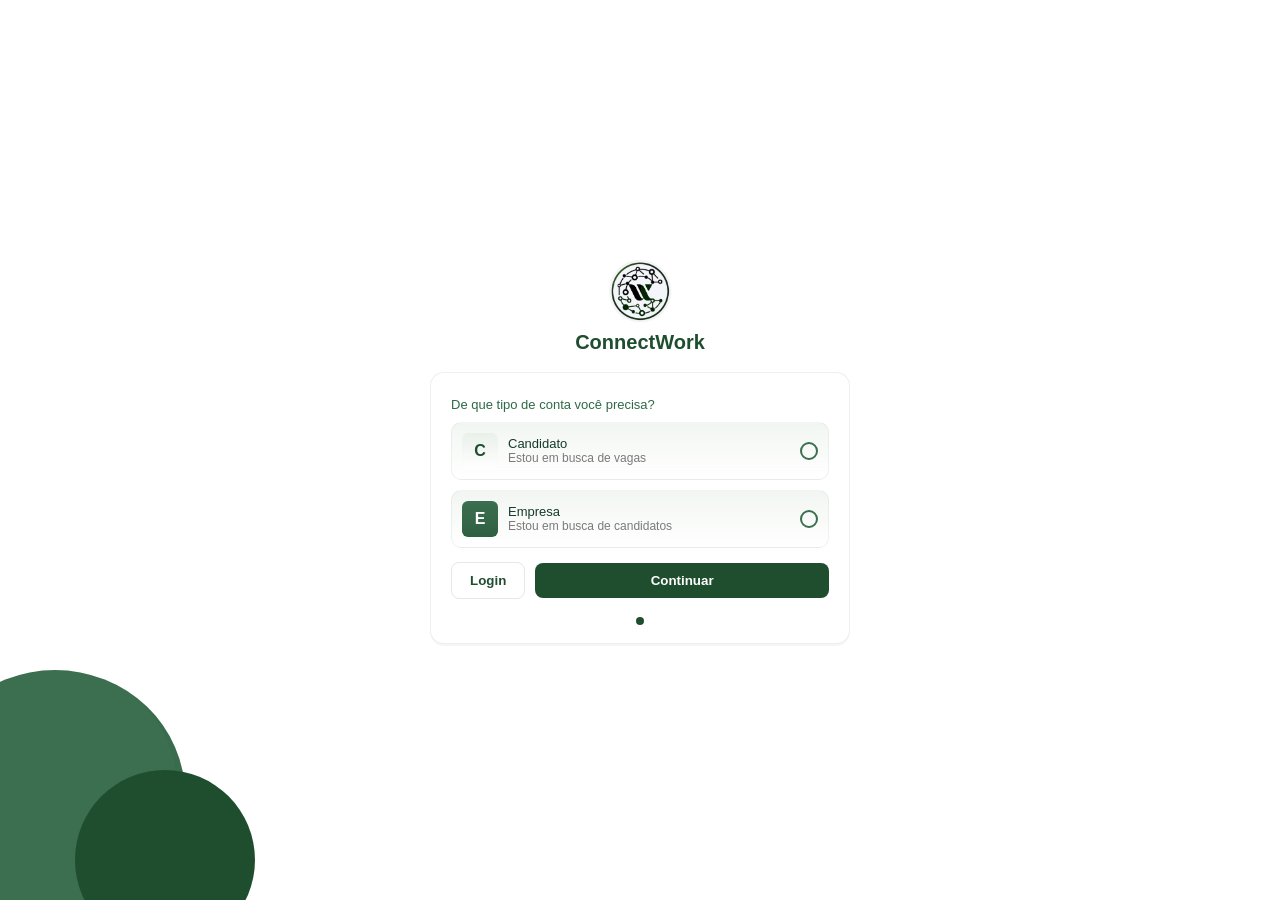
<file: CW50%/testee.html>
<!DOCTYPE html>
<html lang="pt-BR">
<head>
  <meta charset="utf-8" />
  <meta name="viewport" content="width=device-width,initial-scale=1" />
  <link rel="icon" href="/Logo.png">
  <title>ConnectWork — Login / Cadastro</title>
  <style>
    :root{
      --green-1:#1f4e2f; /* escuro */
      --green-2:#3b6f4f; /* medio */
      --green-3:#e9f0ea; /* claro */
      --card-bg:#ffffff;
      --muted:#7a7a7a;
      --radius:12px;
    }
    *{box-sizing:border-box}
    html,body{height:100%;}
    body{
      margin:0;
      font-family: Inter, Roboto, Arial, sans-serif;
      background: #ffffff;
      display:flex;
      align-items:center;
      justify-content:center;
      overflow:hidden;
      color:#153b2a;
    }

    /* Fundo com círculos no canto inferior esquerdo (igual à imagem) */
    .bg-circles{
      position:fixed;
      left:-75px;
      bottom:-200px;
      z-index:0;
      pointer-events:none;
    }
    .bg-circles .big{width:260px;height:250px;border-radius:50%;background:var(--green-2);display:block;box-shadow:inset -8px -6px 0 rgba(0,0,0,0.03)}
    .bg-circles .mid{width:180px;height:180px;border-radius:50%;background:var(--green-1);position:relative;left:150px;bottom:150px}

    /* Card central */
    .container{
      position:relative;
      z-index:1;
      width:420px;
      max-width:92vw;
      text-align:center;
    }
    .brand{font-weight:700;font-size:20px;color:var(--green-1);margin-bottom:18px}

    .logo{
        height: 70px;
    }
    .card{
      background:var(--card-bg);
      border-radius:14px;
      padding:18px;
      box-shadow:0 2px 0 rgba(0,0,0,0.04);
      border:1px solid rgba(31,78,47,0.08);
      text-align:left;
    }

    .step{padding:6px 2px}
    .question{color:#2e6a47;font-size:13px;margin-bottom:10px}

    /* radio-like choices (login / cadastro + empresa/usuario) */
    .choices{display:flex;flex-direction:column;gap:10px}
    .choice{display:flex;align-items:center;gap:12px;padding:10px;border-radius:10px;border:1px solid rgba(31,78,47,0.06);background:linear-gradient(180deg, rgba(233,240,234,0.6), rgba(255,255,255,0.3));}
    .choice img{width:36px;height:36px;border-radius:6px;object-fit:cover}
    .choice .meta{font-size:13px}
    .choice .meta small{display:block;color:var(--muted);font-size:12px}

    .radio{width:18px;height:18px;border-radius:50%;border:2px solid var(--green-2);display:inline-block;margin-left:auto}
    .choice.selected{outline:2px solid rgba(31,78,47,0.06);background:#fbfffb}
    .choice.selected .radio{background:var(--green-1)}

    .actions{display:flex;gap:10px;align-items:center;margin-top:14px}
    .btn{background:var(--green-1);color:#fff;padding:10px 18px;border-radius:8px;border:none;cursor:pointer;font-weight:600;flex:1}
    .btn.ghost{background:transparent;color:var(--green-1);border:1px solid rgba(31,78,47,0.12);flex:0}

    /* Forms */
    .fields{display:flex;flex-direction:column;gap:10px}
    label{font-size:12px;color:var(--muted)}
    input[type=text],input[type=email],input[type=password],input[type=date],select,textarea{padding:10px;border-radius:8px;border:1px solid rgba(0,0,0,0.08);font-size:14px}
    textarea{min-height:80px}
    .row{display:flex;gap:8px}
    .col{flex:1}

    .steps-indicator{display:flex;gap:8px;justify-content:center;margin-top:12px}
    .dot{width:8px;height:8px;border-radius:50%;background:rgba(31,78,47,0.12)}
    .dot.active{background:var(--green-1)}

    .optional{font-size:12px;color:var(--muted)}
    .summary{font-size:13px;color:#2f4f3a}

    @media (max-width:480px){.container{width:92vw}}
      /* Responsividade */
    @media (max-width: 768px) {
        .container {
            width: 90% !important;
            padding: 20px !important;
        }
        .logo{
            width: 90 !important;
        }
        .option-box {
            flex-direction: column !important;
            text-align: center !important;
        }
        .option-box img {
            margin-bottom: 8px !important;
        }
    }

    @media (max-width: 480px) {
        h1 {
            font-size: 20px !important;
        }
        .btn {
            font-size: 14px !important;
            padding: 10px !important;
        }
        input, select {
            font-size: 14px !important;
        }
    }
</style>
</head>
<body>
  <div class="bg-circles" aria-hidden>
    <div class="big"></div>
    <div class="mid"></div>
  </div>

  <div class="container">
    <img src="Logo.png" alt="" class="logo">
    <div class="brand">ConnectWork</div>

    <div class="card" id="card">
      <!-- passo 0: escolha entre Login e Cadastro -->
      <div class="step" data-step="0">
        <div class="question">De que tipo de conta você precisa?</div>
        <div class="choices">
          <div class="choice selectable" data-action="candidate">
            <div style="display:flex;align-items:center;gap:10px">
              <div style="width:36px;height:36px;border-radius:6px;background:linear-gradient(180deg,var(--green-3),#fff);display:flex;align-items:center;justify-content:center;color:var(--green-1);font-weight:700">C</div>
              <div class="meta">Candidato <small>Estou em busca de vagas</small></div>
            </div>
            <div class="radio"></div>
          </div>

          <div class="choice selectable" data-action="company">
            <div style="display:flex;align-items:center;gap:10px">
              <div style="width:36px;height:36px;border-radius:6px;background:linear-gradient(180deg,var(--green-2),#2f5f41);display:flex;align-items:center;justify-content:center;color:#fff;font-weight:700">E</div>
              <div class="meta">Empresa <small>Estou em busca de candidatos</small></div>
            </div>
            <div class="radio"></div>
          </div>
        </div>
        <div class="actions">
          <button class="btn ghost" id="btnClear">Login</button>
          <button class="btn" id="btnNext0">Continuar</button>
        </div>
      </div>

      <!-- passo 1: login ou cadastro - aqui simplificamos: se escolher "Já tem conta" abrimos login modal simples -->
      <div class="step" data-step="login" style="display:none">
        <div class="question">Login</div>
        <div class="fields">
          <label>E‑mail</label>
          <input type="email" id="login_email" placeholder="seu@exemplo.com" />
          <label>Senha</label>
          <input type="password" id="login_password" placeholder="Senha" />
        </div>
        <div class="actions">
          <button class="btn ghost" onclick="goStep(0)">Voltar</button>
          <button class="btn" onclick="finishLogin()">Entrar</button>
        </div>
      </div>

      <!-- passo 2: se signup - escolha entre usuário e empresa (but initial step already did that) -->
      <!-- passo user-basic -->
      <div class="step" data-step="user-basic" style="display:none">
        <div class="question">Dados pessoais</div>
        <div class="fields">
          <label>Nome completo</label>
          <input type="text" id="user_name" placeholder="Digite seu nome completo" />

          <label>E‑mail</label>
          <input type="email" id="user_email" placeholder="seu@exemplo.com" />

          <div class="row">
            <div class="col">
              <label>Senha</label>
              <input type="password" id="user_password" placeholder="Senha" />
            </div>
            <div class="col">
              <label>CPF</label>
              <input type="text" id="user_cpf" placeholder="000.000.000-00" />
            </div>
          </div>

          <label>Data de nascimento</label>
          <input type="date" id="user_dob" />
        </div>
        <div class="actions">
          <button class="btn ghost" onclick="goStep(0)">Voltar</button>
          <button class="btn" id="btnNextUserBasic">Continuar</button>
        </div>
      </div>

      <!-- passo company-basic -->
      <div class="step" data-step="company-basic" style="display:none">
        <div class="question">Cadastro da empresa</div>
        <div class="fields">
          <label>Nome da empresa</label>
          <input type="text" id="company_name" placeholder="Nome da empresa" />

          <label>E‑mail corporativo</label>
          <input type="email" id="company_email" placeholder="contato@empresa.com" />

          <div class="row">
            <div class="col">
              <label>Senha</label>
              <input type="password" id="company_password" placeholder="Senha" />
            </div>
            <div class="col">
              <label>CNPJ</label>
              <input type="text" id="company_cnpj" placeholder="00.000.000/0000-00" />
            </div>
          </div>

          <label>Ano de fundação</label>
          <input type="text" id="company_year" placeholder="ex: 2008" />
        </div>
        <div class="actions">
          <button class="btn ghost" onclick="goStep(0)">Voltar</button>
          <button class="btn" id="btnNextCompanyBasic">Continuar</button>
        </div>
      </div>

      <!-- passo address (shared) -->
      <div class="step" data-step="address" style="display:none">
        <div class="question">Endereço <span class="optional">(opcional)</span></div>
        <div class="fields">
          <label>Cidade</label>
          <input type="text" id="addr_city" placeholder="Cidade" />

          <label>Estado</label>
          <input type="text" id="addr_state" placeholder="Estado" />

          <label>CEP</label>
          <input type="text" id="addr_zip" placeholder="00000-000" />

          <div id="company_offices" style="display:none;margin-top:6px">
            <label><input type="checkbox" id="company_has_offices" /> Possui outros escritórios?</label>
          </div>
        </div>
        <div class="actions">
          <button class="btn ghost" id="btnBackFromAddress">Voltar</button>
          <button class="btn" id="btnNextAddress">Continuar</button>
        </div>
      </div>

      <!-- passo user-edu -->
      <div class="step" data-step="user-edu" style="display:none">
        <div class="question">Formação e área</div>
        <div class="fields">
          <label>Formação escolar</label>
          <select id="user_education">
            <option value="">Selecione</option>
            <option>Ensino médio</option>
            <option>Técnico</option>
            <option>Graduação</option>
            <option>Pós-graduação</option>
            <option>Mestrado</option>
            <option>Doutorado</option>
          </select>

          <label>Área</label>
          <select id="user_area">
            <option value="">Selecione</option>
            <option>TI</option>
            <option>Mídias</option>
            <option>Engenharia</option>
            <option>Vendas</option>
            <option>Marketing</option>
            <option>RH</option>
          </select>
        </div>
        <div class="actions">
          <button class="btn ghost" onclick="goStep('address')">Voltar</button>
          <button class="btn" id="btnFinishUser">Finalizar cadastro</button>
        </div>
      </div>

      <!-- passo company-info -->
      <div class="step" data-step="company-info" style="display:none">
        <div class="question">Informações da empresa</div>
        <div class="fields">
          <label>Método preferido de seleção</label>
          <select id="company_hiring_method">
            <option value="">Selecione</option>
            <option>Triagem por currículo</option>
            <option>Entrevista técnica</option>
            <option>Teste online</option>
            <option>Recrutamento interno</option>
          </select>

          <label>Tipos de vagas</label>
          <input type="text" id="company_job_types" placeholder="ex: Estágio, Junior, Pleno, Sênior" />

          <label>Benefícios</label>
          <input type="text" id="company_benefits" placeholder="ex: Vale refeição, Plano de saúde" />
        </div>
        <div class="actions">
          <button class="btn ghost" onclick="goStep('address')">Voltar</button>
          <button class="btn" id="btnNextCompanyInfo">Continuar</button>
        </div>
      </div>

      <!-- passo company-final -->
      <div class="step" data-step="company-final" style="display:none">
        <div class="question">Sobre a empresa</div>
        <div class="fields">
          <label>Descrição da empresa</label>
          <textarea id="company_description" placeholder="Breve descrição"></textarea>

          <label>Missão e valores</label>
          <textarea id="company_mission" placeholder="Missão, visão, valores"></textarea>

          <label>Redes sociais (se tiver)</label>
          <input type="text" id="company_socials" placeholder="LinkedIn / Instagram / Facebook" />
        </div>
        <div class="actions">
          <button class="btn ghost" onclick="goStep('company-info')">Voltar</button>
          <button class="btn" id="btnFinishCompany">Finalizar cadastro</button>
        </div>
      </div>

      <!-- passo success -->
      <div class="step" data-step="success" style="display:none">
        <div class="question">Pronto!</div>
        <div class="summary" id="summary"></div>
        <div style="margin-top:12px;display:flex;gap:8px">
          <button class="btn ghost" onclick="resetAll()">Voltar ao início</button>
          <button class="btn" onclick="resetAll()">Ir para Pagina</button>
        </div>
      </div>

      <div class="steps-indicator" id="dots"></div>
    </div>
  </div>

  <script>
    // fluxo simples de passos
    const steps = Array.from(document.querySelectorAll('.step'));
    const dotsContainer = document.getElementById('dots');
    let current = '0';
    const state = {accountType:null,role:null};

    function init(){
      // event listeners
      document.querySelectorAll('.choice.selectable').forEach(el=>{
        el.addEventListener('click', ()=>{
          document.querySelectorAll('.choice').forEach(c=>c.classList.remove('selected'));
          el.classList.add('selected');
          state.role = el.getAttribute('data-action');
        })
      });

      document.getElementById('btnNext0').addEventListener('click', ()=>{
        if(!state.role){ alert('Selecione uma opção para continuar.'); return; }
        // se role = candidate -> mostrar user-basic; se company -> company-basic
        if(state.role === 'candidate'){ goStep('user-basic'); }
        else if(state.role === 'company'){ goStep('company-basic'); }
      });

      document.getElementById('btnClear').addEventListener('click', ()=>{
        document.querySelectorAll('.choice').forEach(c=>c.classList.remove('selected'));
        state.role = null;
      });

      document.getElementById('btnNextUserBasic').addEventListener('click', ()=>{
        // simples validação mínima
        const email = document.getElementById('user_email').value.trim();
        if(!email){ alert('Informe um e-mail.'); return; }
        document.getElementById('company_offices').style.display = 'none';
        goStep('address');
        // lembrar de qual fluxo
        state.accountType = 'user';
        document.getElementById('btnBackFromAddress').onclick = ()=> goStep('user-basic');
      });

      document.getElementById('btnNextCompanyBasic').addEventListener('click', ()=>{
        const email = document.getElementById('company_email').value.trim();
        if(!email){ alert('Informe um e-mail corporativo.'); return; }
        document.getElementById('company_offices').style.display = 'block';
        goStep('address');
        state.accountType = 'company';
        document.getElementById('btnBackFromAddress').onclick = ()=> goStep('company-basic');
      });

      document.getElementById('btnNextAddress').addEventListener('click', ()=>{
        if(state.accountType === 'user') goStep('user-edu');
        else if(state.accountType === 'company') goStep('company-info');
      });

      document.getElementById('btnNextCompanyInfo').addEventListener('click', ()=> goStep('company-final'));

      document.getElementById('btnFinishUser').addEventListener('click', finishUser);
      document.getElementById('btnFinishCompany').addEventListener('click', finishCompany);

      document.getElementById('btnBackFromAddress').addEventListener('click', ()=> goStep('0'));

      // show initial
      updateVisibility();
    }

    function goStep(id){ current = id; updateVisibility(); }

    function updateVisibility(){
      steps.forEach(s=> s.style.display = (s.getAttribute('data-step') === String(current)) ? '' : 'none');
      // atualizar dots baseado em fluxo simplificado
      const visibleSteps = getVisibleStepsForFlow();
      dotsContainer.innerHTML = visibleSteps.map(k=> `<div class="dot ${k===String(current)?'active':''}"></div>`).join('');
    }

    function getVisibleStepsForFlow(){
      if(current==='0') return ['0'];
      if(current==='user-basic' || state.accountType==='user') return ['0','user-basic','address','user-edu','success'];
      if(current==='company-basic' || state.accountType==='company') return ['0','company-basic','address','company-info','company-final','success'];
      return ['0'];
    }

    function finishUser(){
      const data = {
        tipo: 'Candidato',
        nome: document.getElementById('user_name').value,
        email: document.getElementById('user_email').value,
        cpf: document.getElementById('user_cpf').value,
        nascimento: document.getElementById('user_dob').value,
        cidade: document.getElementById('addr_city').value,
        estado: document.getElementById('addr_state').value,
        cep: document.getElementById('addr_zip').value,
        formacao: document.getElementById('user_education').value,
        area: document.getElementById('user_area').value
      };
      document.getElementById('summary').innerHTML = `<strong>Conta criada — ${data.tipo}</strong><br>${data.nome || ''} • ${data.email || ''}<br>${data.cidade || ''} ${data.estado || ''} ${data.cep || ''}`;
      goStep('success');
    }

    function finishCompany(){
      const data = {
        tipo: 'Empresa',
        nome: document.getElementById('company_name').value,
        email: document.getElementById('company_email').value,
        cnpj: document.getElementById('company_cnpj').value,
        ano: document.getElementById('company_year').value,
        cidade: document.getElementById('addr_city').value,
        estado: document.getElementById('addr_state').value,
        cep: document.getElementById('addr_zip').value,
        outros: document.getElementById('company_has_offices')?.checked ? 'Sim' : 'Não',
        metodo: document.getElementById('company_hiring_method').value
      };
      document.getElementById('summary').innerHTML = `<strong>Conta criada — ${data.tipo}</strong><br>${data.nome || ''} • ${data.email || ''}<br>${data.cidade || ''} ${data.estado || ''} ${data.cep || ''}`;
      goStep('success');
    }

    function finishLogin(){
      const e = document.getElementById('login_email').value;
      if(!e) return alert('Informe o e-mail');
      alert('Login simulado — em um app real aqui você chamaria a API.');
      resetAll();
    }

    function resetAll(){
      document.querySelectorAll('input').forEach(i=>{ if(i.type==='checkbox') i.checked=false; else i.value=''; });
      document.querySelectorAll('textarea').forEach(t=> t.value='');
      document.querySelectorAll('.choice').forEach(c=>c.classList.remove('selected'));
      state.accountType = null; state.role = null; current = '0'; updateVisibility();
    }

    // inicia
    init();
  </script>
</body>
</html>
</file>
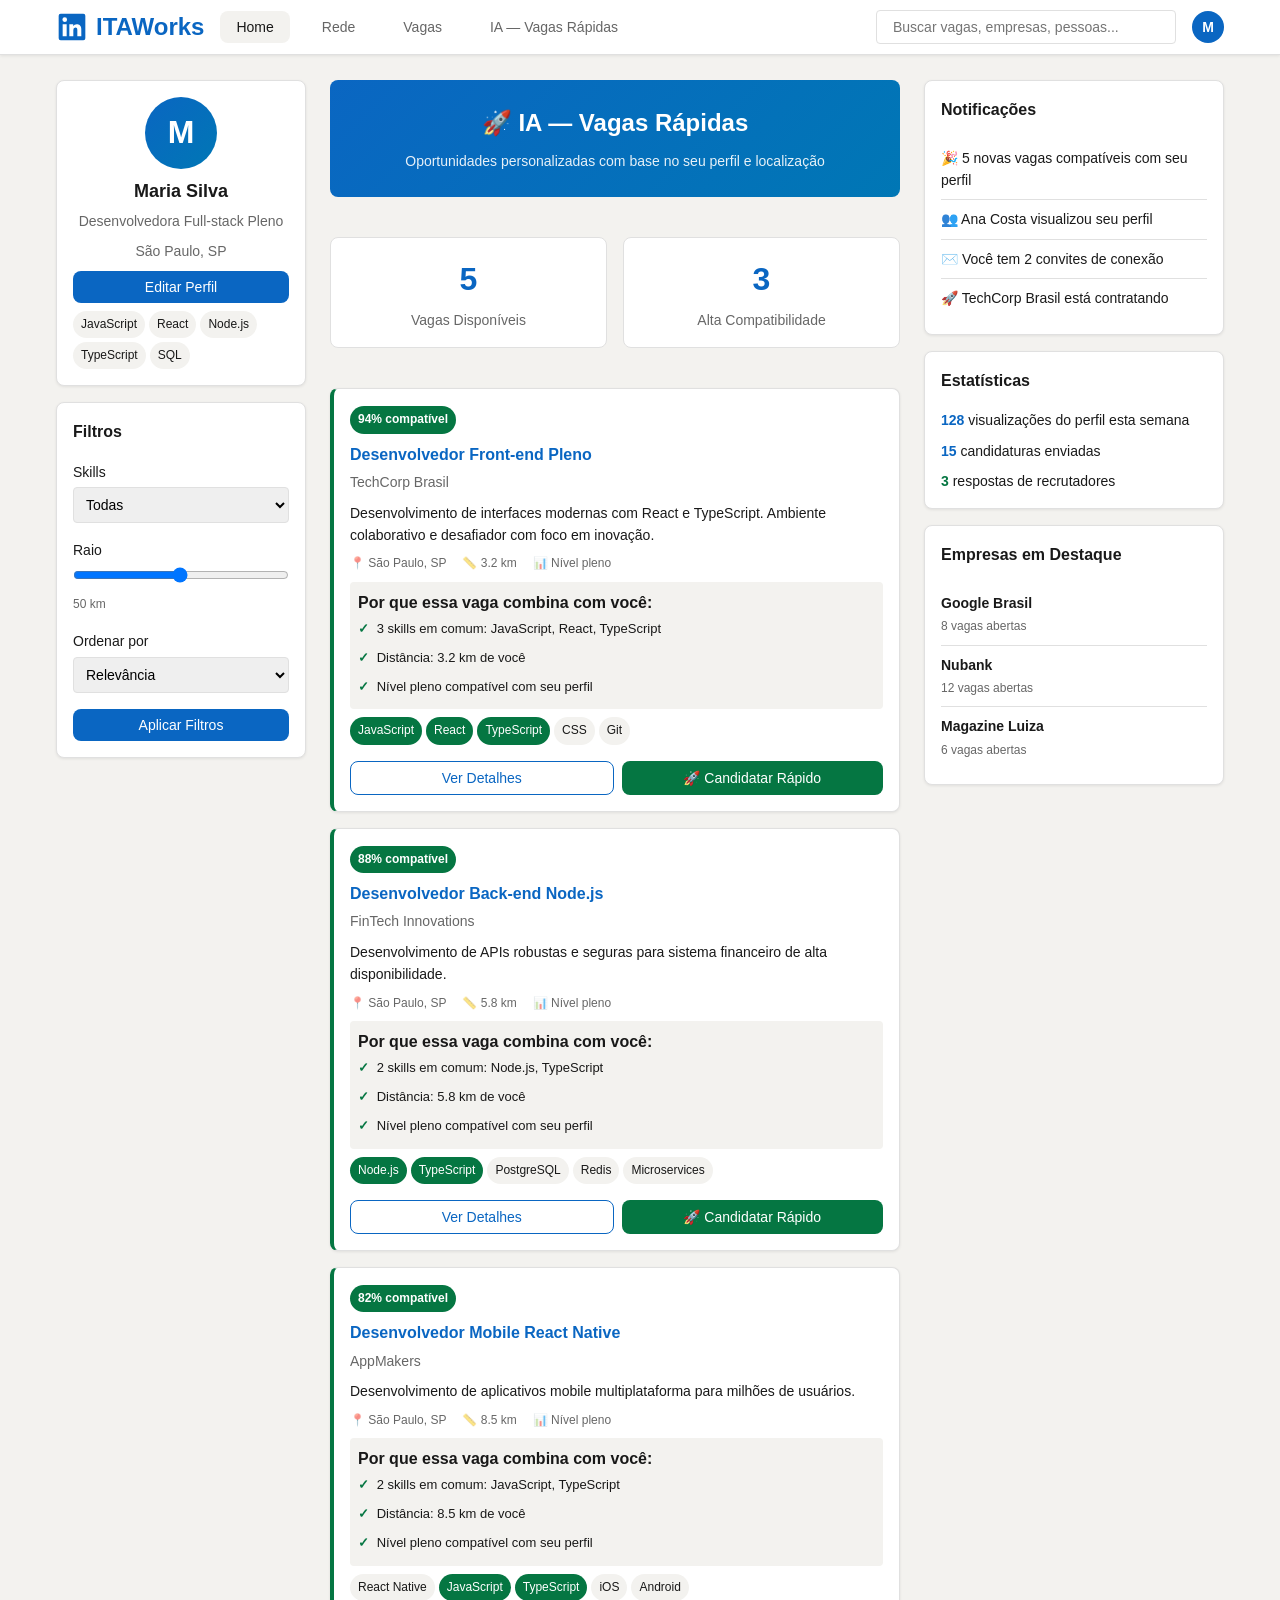
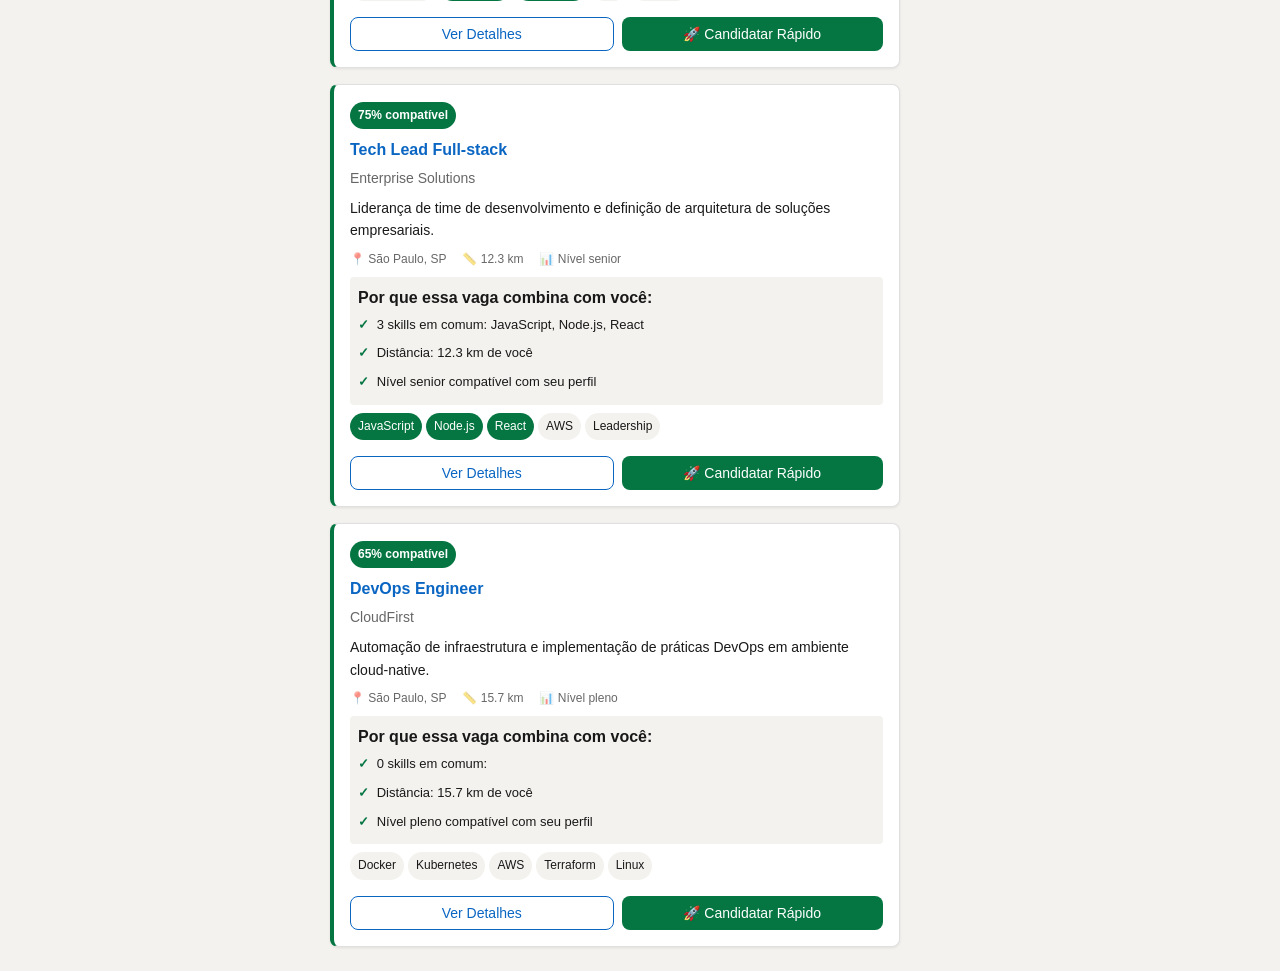
<file: SLA/itaworks.html>
<!DOCTYPE html>
<html lang="pt-BR">
<head>
    <meta charset="UTF-8">
    <meta name="viewport" content="width=device-width, initial-scale=1.0">
    <title>ITAWorks - Rede Profissional</title>
    <style>
        :root {
            --primary-blue: #0a66c2;
            --primary-blue-hover: #004182;
            --secondary-gray: #666666;
            --bg-gray: #f3f2ef;
            --white: #ffffff;
            --border-gray: #e0e0e0;
            --text-dark: #000000e6;
            --text-light: #00000099;
            --success-green: #057642;
            --spacing-xs: 4px;
            --spacing-sm: 8px;
            --spacing-md: 16px;
            --spacing-lg: 24px;
            --spacing-xl: 32px;
            --border-radius: 8px;
            --shadow-sm: 0 1px 3px rgba(0,0,0,0.08);
            --shadow-md: 0 4px 12px rgba(0,0,0,0.12);
        }

        * {
            margin: 0;
            padding: 0;
            box-sizing: border-box;
        }

        body {
            font-family: -apple-system, BlinkMacSystemFont, "Segoe UI", Roboto, Oxygen-Sans, Ubuntu, Cantarell, sans-serif;
            background-color: var(--bg-gray);
            color: var(--text-dark);
            line-height: 1.6;
        }

        header {
            position: fixed;
            top: 0;
            left: 0;
            right: 0;
            background: var(--white);
            border-bottom: 1px solid var(--border-gray);
            box-shadow: var(--shadow-sm);
            z-index: 1000;
        }

        .header-container {
            max-width: 1200px;
            margin: 0 auto;
            padding: var(--spacing-sm) var(--spacing-md);
            display: flex;
            align-items: center;
            gap: var(--spacing-md);
        }

        .logo {
            display: flex;
            align-items: center;
            gap: var(--spacing-sm);
            font-size: 24px;
            font-weight: 700;
            color: var(--primary-blue);
            text-decoration: none;
        }

        .logo svg {
            width: 32px;
            height: 32px;
        }

        nav {
            display: flex;
            gap: var(--spacing-md);
            flex: 1;
        }

        nav button {
            background: none;
            border: none;
            color: var(--secondary-gray);
            cursor: pointer;
            font-size: 14px;
            padding: var(--spacing-sm) var(--spacing-md);
            border-radius: var(--border-radius);
            transition: all 0.2s ease;
            font-weight: 500;
        }

        nav button:hover, nav button.active {
            background: var(--bg-gray);
            color: var(--text-dark);
        }

        .search-box {
            flex: 0 1 300px;
            position: relative;
        }

        .search-box input {
            width: 100%;
            padding: var(--spacing-sm) var(--spacing-md);
            border: 1px solid var(--border-gray);
            border-radius: 4px;
            font-size: 14px;
        }

        .profile-btn {
            width: 32px;
            height: 32px;
            border-radius: 50%;
            background: var(--primary-blue);
            color: var(--white);
            border: none;
            cursor: pointer;
            font-weight: 600;
            font-size: 14px;
        }

        main {
            max-width: 1200px;
            margin: 80px auto var(--spacing-lg);
            padding: 0 var(--spacing-md);
            display: grid;
            grid-template-columns: 250px 1fr 300px;
            gap: var(--spacing-lg);
        }

        .card {
            background: var(--white);
            border: 1px solid var(--border-gray);
            border-radius: var(--border-radius);
            padding: var(--spacing-md);
            box-shadow: var(--shadow-sm);
        }

        .card h3 {
            font-size: 16px;
            margin-bottom: var(--spacing-md);
            color: var(--text-dark);
        }

        .sidebar {
            display: flex;
            flex-direction: column;
            gap: var(--spacing-md);
        }

        .profile-card {
            text-align: center;
        }

        .profile-card .avatar {
            width: 72px;
            height: 72px;
            border-radius: 50%;
            background: linear-gradient(135deg, var(--primary-blue), #0077b5);
            color: var(--white);
            display: flex;
            align-items: center;
            justify-content: center;
            font-size: 32px;
            font-weight: 600;
            margin: 0 auto var(--spacing-sm);
        }

        .profile-card h2 {
            font-size: 18px;
            margin-bottom: var(--spacing-xs);
        }

        .profile-card p {
            color: var(--text-light);
            font-size: 14px;
            margin-bottom: var(--spacing-sm);
        }

        .btn {
            background: var(--primary-blue);
            color: var(--white);
            border: none;
            padding: var(--spacing-sm) var(--spacing-md);
            border-radius: var(--border-radius);
            cursor: pointer;
            font-size: 14px;
            font-weight: 500;
            transition: all 0.2s ease;
            width: 100%;
        }

        .btn:hover {
            background: var(--primary-blue-hover);
        }

        .btn-secondary {
            background: var(--white);
            color: var(--primary-blue);
            border: 1px solid var(--primary-blue);
        }

        .btn-secondary:hover {
            background: var(--bg-gray);
        }

        .tags {
            display: flex;
            flex-wrap: wrap;
            gap: var(--spacing-xs);
            margin-top: var(--spacing-sm);
        }

        .tag {
            background: var(--bg-gray);
            padding: var(--spacing-xs) var(--spacing-sm);
            border-radius: 16px;
            font-size: 12px;
            color: var(--text-dark);
        }

        .tag.highlight {
            background: var(--success-green);
            color: var(--white);
        }

        .feed {
            display: flex;
            flex-direction: column;
            gap: var(--spacing-md);
        }

        .job-card {
            transition: all 0.2s ease;
            cursor: pointer;
        }

        .job-card:hover {
            box-shadow: var(--shadow-md);
            transform: translateY(-2px);
        }

        .job-card h4 {
            font-size: 16px;
            margin-bottom: var(--spacing-xs);
            color: var(--primary-blue);
        }

        .job-card .company {
            font-size: 14px;
            color: var(--text-light);
            margin-bottom: var(--spacing-sm);
        }

        .job-card .description {
            font-size: 14px;
            margin-bottom: var(--spacing-sm);
            color: var(--text-dark);
        }

        .job-card .meta {
            display: flex;
            gap: var(--spacing-md);
            font-size: 12px;
            color: var(--text-light);
            margin-bottom: var(--spacing-sm);
        }

        .job-card .actions {
            display: flex;
            gap: var(--spacing-sm);
            margin-top: var(--spacing-md);
        }

        .job-card .actions button {
            flex: 1;
        }

        .right-panel {
            display: flex;
            flex-direction: column;
            gap: var(--spacing-md);
        }

        .notification-item {
            padding: var(--spacing-sm) 0;
            border-bottom: 1px solid var(--border-gray);
            font-size: 14px;
        }

        .notification-item:last-child {
            border-bottom: none;
        }

        .ai-header {
            background: linear-gradient(135deg, var(--primary-blue) 0%, #0077b5 100%);
            color: var(--white);
            padding: var(--spacing-lg);
            border-radius: var(--border-radius);
            margin-bottom: var(--spacing-lg);
            text-align: center;
        }

        .ai-header h2 {
            font-size: 24px;
            margin-bottom: var(--spacing-sm);
        }

        .ai-header p {
            font-size: 14px;
            opacity: 0.9;
        }

        .match-card {
            border-left: 4px solid var(--success-green);
        }

        .match-score {
            display: inline-block;
            background: var(--success-green);
            color: var(--white);
            padding: var(--spacing-xs) var(--spacing-sm);
            border-radius: 16px;
            font-size: 12px;
            font-weight: 600;
            margin-bottom: var(--spacing-sm);
        }

        .match-reasons {
            background: var(--bg-gray);
            padding: var(--spacing-sm);
            border-radius: 4px;
            margin: var(--spacing-sm) 0;
        }

        .match-reasons ul {
            list-style: none;
            font-size: 13px;
            color: var(--text-dark);
        }

        .match-reasons li {
            padding: var(--spacing-xs) 0;
        }

        .match-reasons li::before {
            content: "✓ ";
            color: var(--success-green);
            font-weight: 600;
            margin-right: var(--spacing-xs);
        }

        .stats-grid {
            display: grid;
            grid-template-columns: repeat(2, 1fr);
            gap: var(--spacing-md);
            margin-bottom: var(--spacing-lg);
        }

        .stat-card {
            background: var(--white);
            border: 1px solid var(--border-gray);
            border-radius: var(--border-radius);
            padding: var(--spacing-md);
            text-align: center;
        }

        .stat-card .number {
            font-size: 32px;
            font-weight: 700;
            color: var(--primary-blue);
            margin-bottom: var(--spacing-xs);
        }

        .stat-card .label {
            font-size: 14px;
            color: var(--text-light);
        }

        .modal {
            position: fixed;
            top: 0;
            left: 0;
            right: 0;
            bottom: 0;
            background: rgba(0,0,0,0.5);
            display: none;
            align-items: center;
            justify-content: center;
            z-index: 2000;
            padding: var(--spacing-md);
        }

        .modal.active {
            display: flex;
        }

        .modal-content {
            background: var(--white);
            border-radius: var(--border-radius);
            max-width: 600px;
            width: 100%;
            max-height: 90vh;
            overflow-y: auto;
            padding: var(--spacing-lg);
            position: relative;
        }

        .modal-header {
            display: flex;
            justify-content: space-between;
            align-items: center;
            margin-bottom: var(--spacing-lg);
        }

        .modal-header h2 {
            font-size: 20px;
        }

        .close-btn {
            background: none;
            border: none;
            font-size: 24px;
            cursor: pointer;
            color: var(--text-light);
            padding: 0;
            width: 32px;
            height: 32px;
        }

        .form-group {
            margin-bottom: var(--spacing-md);
        }

        .form-group label {
            display: block;
            font-size: 14px;
            font-weight: 500;
            margin-bottom: var(--spacing-xs);
        }

        .form-group input, .form-group textarea {
            width: 100%;
            padding: var(--spacing-sm);
            border: 1px solid var(--border-gray);
            border-radius: 4px;
            font-size: 14px;
            font-family: inherit;
        }

        .hidden {
            display: none;
        }

        @media (max-width: 992px) {
            main {
                grid-template-columns: 1fr;
            }

            .right-panel {
                display: none;
            }

            .sidebar {
                order: 1;
            }

            .feed {
                order: 2;
            }
        }

        @media (max-width: 768px) {
            .header-container {
                flex-wrap: wrap;
            }

            nav {
                order: 3;
                width: 100%;
                justify-content: space-around;
            }

            .search-box {
                flex: 1;
                max-width: none;
            }

            main {
                margin-top: 120px;
                padding: 0 var(--spacing-sm);
            }

            .stats-grid {
                grid-template-columns: 1fr;
            }
        }
    </style>
</head>
<body>
    <header>
        <div class="header-container">
            <a href="#" class="logo">
                <svg viewBox="0 0 24 24" fill="currentColor">
                    <path d="M20.5 2h-17A1.5 1.5 0 002 3.5v17A1.5 1.5 0 003.5 22h17a1.5 1.5 0 001.5-1.5v-17A1.5 1.5 0 0020.5 2zM8 19H5v-9h3zM6.5 8.25A1.75 1.75 0 118.3 6.5a1.78 1.78 0 01-1.8 1.75zM19 19h-3v-4.74c0-1.42-.6-1.93-1.38-1.93A1.74 1.74 0 0013 14.19a.66.66 0 000 .14V19h-3v-9h2.9v1.3a3.11 3.11 0 012.7-1.4c1.55 0 3.36.86 3.36 3.66z"></path>
                </svg>
                ITAWorks
            </a>
            <nav id="mainNav">
                <button class="nav-btn active" data-tab="home">Home</button>
                <button class="nav-btn" data-tab="network">Rede</button>
                <button class="nav-btn" data-tab="jobs">Vagas</button>
                <button class="nav-btn" data-tab="ai">IA — Vagas Rápidas</button>
            </nav>
            <div class="search-box">
                <input type="search" id="searchInput" placeholder="Buscar vagas, empresas, pessoas...">
            </div>
            <button class="profile-btn" id="profileBtn">M</button>
        </div>
    </header>

    <main>
        <aside class="sidebar">
            <div class="card profile-card">
                <div class="avatar" id="profileAvatar">M</div>
                <h2 id="profileName">Maria Silva</h2>
                <p id="profileRole">Desenvolvedora Full-stack Pleno</p>
                <p id="profileLocation">São Paulo, SP</p>
                <button class="btn" id="editProfileBtn">Editar Perfil</button>
                <div class="tags" id="profileSkills">
                    <span class="tag">JavaScript</span>
                    <span class="tag">React</span>
                    <span class="tag">Node.js</span>
                    <span class="tag">TypeScript</span>
                    <span class="tag">SQL</span>
                </div>
            </div>

            <div class="card" id="filterCard">
                <h3>Filtros</h3>
                <div style="margin-bottom: var(--spacing-md);">
                    <label style="display: block; font-size: 14px; font-weight: 500; margin-bottom: var(--spacing-xs);">Skills</label>
                    <select id="skillFilter" style="width: 100%; padding: var(--spacing-sm); border: 1px solid var(--border-gray); border-radius: 4px; font-size: 14px;">
                        <option value="">Todas</option>
                        <option value="JavaScript">JavaScript</option>
                        <option value="React">React</option>
                        <option value="Node.js">Node.js</option>
                        <option value="Python">Python</option>
                        <option value="TypeScript">TypeScript</option>
                    </select>
                </div>
                <div style="margin-bottom: var(--spacing-md);">
                    <label style="display: block; font-size: 14px; font-weight: 500; margin-bottom: var(--spacing-xs);">Raio</label>
                    <input type="range" id="distanceFilter" style="width: 100%;" min="1" max="100" value="50">
                    <div style="font-size: 12px; color: var(--text-light); margin-top: var(--spacing-xs);"><span id="distanceValue">50</span> km</div>
                </div>
                <div style="margin-bottom: var(--spacing-md);">
                    <label style="display: block; font-size: 14px; font-weight: 500; margin-bottom: var(--spacing-xs);">Ordenar por</label>
                    <select id="sortFilter" style="width: 100%; padding: var(--spacing-sm); border: 1px solid var(--border-gray); border-radius: 4px; font-size: 14px;">
                        <option value="relevance">Relevância</option>
                        <option value="distance">Distância</option>
                        <option value="date">Data</option>
                    </select>
                </div>
                <button class="btn" id="applyFiltersBtn">Aplicar Filtros</button>
            </div>
        </aside>

        <section class="feed" id="feedContent">
        </section>

        <aside class="right-panel">
            <div class="card">
                <h3>Notificações</h3>
                <div>
                    <div class="notification-item">🎉 5 novas vagas compatíveis com seu perfil</div>
                    <div class="notification-item">👥 Ana Costa visualizou seu perfil</div>
                    <div class="notification-item">✉️ Você tem 2 convites de conexão</div>
                    <div class="notification-item">🚀 TechCorp Brasil está contratando</div>
                </div>
            </div>

            <div class="card">
                <h3>Estatísticas</h3>
                <p style="font-size: 14px; color: var(--text-dark); margin-bottom: var(--spacing-sm);">
                    <strong style="color: var(--primary-blue);">128</strong> visualizações do perfil esta semana
                </p>
                <p style="font-size: 14px; color: var(--text-dark); margin-bottom: var(--spacing-sm);">
                    <strong style="color: var(--primary-blue);">15</strong> candidaturas enviadas
                </p>
                <p style="font-size: 14px; color: var(--text-dark);">
                    <strong style="color: var(--success-green);">3</strong> respostas de recrutadores
                </p>
            </div>

            <div class="card">
                <h3>Empresas em Destaque</h3>
                <div style="font-size: 14px;">
                    <div style="padding: var(--spacing-sm) 0; border-bottom: 1px solid var(--border-gray);">
                        <strong>Google Brasil</strong><br>
                        <span style="color: var(--text-light); font-size: 12px;">8 vagas abertas</span>
                    </div>
                    <div style="padding: var(--spacing-sm) 0; border-bottom: 1px solid var(--border-gray);">
                        <strong>Nubank</strong><br>
                        <span style="color: var(--text-light); font-size: 12px;">12 vagas abertas</span>
                    </div>
                    <div style="padding: var(--spacing-sm) 0;">
                        <strong>Magazine Luiza</strong><br>
                        <span style="color: var(--text-light); font-size: 12px;">6 vagas abertas</span>
                    </div>
                </div>
            </div>
        </aside>
    </main>

    <div class="modal" id="profileModal">
        <div class="modal-content">
            <div class="modal-header">
                <h2>Editar Perfil</h2>
                <button class="close-btn" id="closeProfileModal">&times;</button>
            </div>
            <form id="profileForm">
                <div class="form-group">
                    <label>Nome Completo</label>
                    <input type="text" id="inputName" required>
                </div>
                <div class="form-group">
                    <label>Cargo Atual</label>
                    <input type="text" id="inputRole" required>
                </div>
                <div class="form-group">
                    <label>Localização</label>
                    <input type="text" id="inputLocation" required>
                </div>
                <div class="form-group">
                    <label>Habilidades (separadas por vírgula)</label>
                    <input type="text" id="inputSkills">
                </div>
                <button type="submit" class="btn">Salvar</button>
            </form>
        </div>
    </div>

    <div class="modal" id="jobModal">
        <div class="modal-content">
            <div class="modal-header">
                <h2>Detalhes da Vaga</h2>
                <button class="close-btn" id="closeJobModal">&times;</button>
            </div>
            <div id="jobDetailsContent"></div>
        </div>
    </div>

    <div class="modal" id="applyModal">
        <div class="modal-content">
            <div class="modal-header">
                <h2>Candidatura</h2>
                <button class="close-btn" id="closeApplyModal">&times;</button>
            </div>
            <div id="applyContent"></div>
        </div>
    </div>

    <script>
        const APP = {
            currentTab: 'ai',
            profile: {
                name: 'Maria Silva',
                role: 'Desenvolvedora Full-stack Pleno',
                location: 'São Paulo, SP',
                skills: ['JavaScript', 'React', 'Node.js', 'TypeScript', 'SQL']
            },
            jobs: [
                {
                    id: 1,
                    title: 'Desenvolvedor Front-end Pleno',
                    company: 'TechCorp Brasil',
                    description: 'Desenvolvimento de interfaces modernas com React e TypeScript. Ambiente colaborativo e desafiador com foco em inovação.',
                    skills: ['JavaScript', 'React', 'TypeScript', 'CSS', 'Git'],
                    location: 'São Paulo, SP',
                    distance: 3.2,
                    level: 'pleno',
                    score: 94
                },
                {
                    id: 2,
                    title: 'Desenvolvedor Back-end Node.js',
                    company: 'FinTech Innovations',
                    description: 'Desenvolvimento de APIs robustas e seguras para sistema financeiro de alta disponibilidade.',
                    skills: ['Node.js', 'TypeScript', 'PostgreSQL', 'Redis', 'Microservices'],
                    location: 'São Paulo, SP',
                    distance: 5.8,
                    level: 'pleno',
                    score: 88
                },
                {
                    id: 3,
                    title: 'Desenvolvedor Mobile React Native',
                    company: 'AppMakers',
                    description: 'Desenvolvimento de aplicativos mobile multiplataforma para milhões de usuários.',
                    skills: ['React Native', 'JavaScript', 'TypeScript', 'iOS', 'Android'],
                    location: 'São Paulo, SP',
                    distance: 8.5,
                    level: 'pleno',
                    score: 82
                },
                {
                    id: 4,
                    title: 'Tech Lead Full-stack',
                    company: 'Enterprise Solutions',
                    description: 'Liderança de time de desenvolvimento e definição de arquitetura de soluções empresariais.',
                    skills: ['JavaScript', 'Node.js', 'React', 'AWS', 'Leadership'],
                    location: 'São Paulo, SP',
                    distance: 12.3,
                    level: 'senior',
                    score: 75
                },
                {
                    id: 5,
                    title: 'DevOps Engineer',
                    company: 'CloudFirst',
                    description: 'Automação de infraestrutura e implementação de práticas DevOps em ambiente cloud-native.',
                    skills: ['Docker', 'Kubernetes', 'AWS', 'Terraform', 'Linux'],
                    location: 'São Paulo, SP',
                    distance: 15.7,
                    level: 'pleno',
                    score: 65
                }
            ]
        };

        function initApp() {
            loadProfile();
            renderContent();
            attachEventListeners();
        }

        function loadProfile() {
            const saved = localStorage.getItem('itaworks_profile');
            if (saved) {
                APP.profile = JSON.parse(saved);
            }
            updateProfileDisplay();
        }

        function updateProfileDisplay() {
            const initial = APP.profile.name.charAt(0).toUpperCase();
            document.getElementById('profileAvatar').textContent = initial;
            document.getElementById('profileBtn').textContent = initial;
            document.getElementById('profileName').textContent = APP.profile.name;
            document.getElementById('profileRole').textContent = APP.profile.role;
            document.getElementById('profileLocation').textContent = APP.profile.location;
            document.getElementById('profileSkills').innerHTML = APP.profile.skills.map(s => `<span class="tag">${s}</span>`).join('');
        }

        function attachEventListeners() {
            document.querySelectorAll('.nav-btn').forEach(btn => {
                btn.addEventListener('click', () => {
                    document.querySelectorAll('.nav-btn').forEach(b => b.classList.remove('active'));
                    btn.classList.add('active');
                    APP.currentTab = btn.dataset.tab;
                    renderContent();
                });
            });

            document.getElementById('editProfileBtn').addEventListener('click', openProfileModal);
            document.getElementById('profileBtn').addEventListener('click', openProfileModal);
            document.getElementById('closeProfileModal').addEventListener('click', closeModal);
            document.getElementById('closeJobModal').addEventListener('click', closeModal);
            document.getElementById('closeApplyModal').addEventListener('click', closeModal);

            document.getElementById('profileForm').addEventListener('submit', (e) => {
                e.preventDefault();
                APP.profile.name = document.getElementById('inputName').value;
                APP.profile.role = document.getElementById('inputRole').value;
                APP.profile.location = document.getElementById('inputLocation').value;
                APP.profile.skills = document.getElementById('inputSkills').value.split(',').map(s => s.trim());
                localStorage.setItem('itaworks_profile', JSON.stringify(APP.profile));
                updateProfileDisplay();
                closeModal();
            });

            document.getElementById('distanceFilter').addEventListener('input', (e) => {
                document.getElementById('distanceValue').textContent = e.target.value;
            });

            document.getElementById('applyFiltersBtn').addEventListener('click', applyFilters);
            document.getElementById('searchInput').addEventListener('input', applyFilters);
        }

        function openProfileModal() {
            document.getElementById('inputName').value = APP.profile.name;
            document.getElementById('inputRole').value = APP.profile.role;
            document.getElementById('inputLocation').value = APP.profile.location;
            document.getElementById('inputSkills').value = APP.profile.skills.join(', ');
            document.getElementById('profileModal').classList.add('active');
        }

        function closeModal() {
            document.querySelectorAll('.modal').forEach(m => m.classList.remove('active'));
        }

        function renderContent() {
            const feed = document.getElementById('feedContent');

            if (APP.currentTab === 'ai') {
                renderAIView(feed);
            } else if (APP.currentTab === 'jobs') {
                renderJobsView(feed);
            } else if (APP.currentTab === 'home') {
                renderJobsView(feed);
            } else if (APP.currentTab === 'network') {
                feed.innerHTML = '<div class="card"><h3>Minha Rede</h3><p>Funcionalidade em desenvolvimento.</p></div>';
            }
        }

        function renderAIView(feed) {
            const html = `
                <div class="ai-header">
                    <h2>🚀 IA — Vagas Rápidas</h2>
                    <p>Oportunidades personalizadas com base no seu perfil e localização</p>
                </div>

                <div class="stats-grid">
                    <div class="stat-card">
                        <div class="number">${APP.jobs.length}</div>
                        <div class="label">Vagas Disponíveis</div>
                    </div>
                    <div class="stat-card">
                        <div class="number">${APP.jobs.filter(j => j.score >= 80).length}</div>
                        <div class="label">Alta Compatibilidade</div>
                    </div>
                </div>
                ${APP.jobs.map(job => createJobCard(job, true)).join('')}
            `;
            feed.innerHTML = html;
            attachJobCardListeners();
        }

        function renderJobsView(feed) {
            const html = APP.jobs.map(job => createJobCard(job, false)).join('');
            feed.innerHTML = html;
            attachJobCardListeners();
        }

        function createJobCard(job, showMatch) {
            const commonSkills = job.skills.filter(s => APP.profile.skills.includes(s));

            return `
                <div class="card ${showMatch ? 'match-card' : ''} job-card" data-job-id="${job.id}">
                    ${showMatch ? `<div class="match-score">${job.score}% compatível</div>` : ''}
                    <h4>${job.title}</h4>
                    <div class="company">${job.company}</div>
                    <div class="description">${job.description}</div>
                    <div class="meta">
                        <span>📍 ${job.location}</span>
                        <span>📏 ${job.distance} km</span>
                        <span>📊 Nível ${job.level}</span>
                    </div>
                    ${showMatch ? `
                    <div class="match-reasons">
                        <strong>Por que essa vaga combina com você:</strong>
                        <ul>
                            <li>${commonSkills.length} skills em comum: ${commonSkills.join(', ')}</li>
                            <li>Distância: ${job.distance} km de você</li>
                            <li>Nível ${job.level} compatível com seu perfil</li>
                        </ul>
                    </div>` : ''}
                    <div class="tags">
                        ${job.skills.map(skill => {
                            const highlight = APP.profile.skills.includes(skill) ? 'highlight' : '';
                            return `<span class="tag ${highlight}">${skill}</span>`;
                        }).join('')}
                    </div>
                    <div class="actions">
                        <button class="btn btn-secondary view-details-btn">Ver Detalhes</button>
                        <button class="btn apply-btn" style="${showMatch ? 'background: var(--success-green);' : ''}">
                            ${showMatch ? '🚀 Candidatar Rápido' : 'Candidatar'}
                        </button>
                    </div>
                </div>
            `;
        }

        function attachJobCardListeners() {
            document.querySelectorAll('.view-details-btn').forEach(btn => {
                btn.addEventListener('click', (e) => {
                    e.stopPropagation();
                    const card = e.target.closest('.job-card');
                    const jobId = parseInt(card.dataset.jobId);
                    showJobDetails(jobId);
                });
            });

            document.querySelectorAll('.apply-btn').forEach(btn => {
                btn.addEventListener('click', (e) => {
                    e.stopPropagation();
                    const card = e.target.closest('.job-card');
                    const jobId = parseInt(card.dataset.jobId);
                    showApplyModal(jobId);
                });
            });
        }

        function showJobDetails(jobId) {
            const job = APP.jobs.find(j => j.id === jobId);
            if (!job) return;

            const content = `
                <h3>${job.title}</h3>
                <p style="color: var(--text-light); margin-bottom: 16px;">${job.company}</p>
                <p style="margin-bottom: 16px;">${job.description}</p>
                <h4 style="margin-bottom: 8px;">Habilidades:</h4>
                <div class="tags" style="margin-bottom: 16px;">
                    ${job.skills.map(s => `<span class="tag">${s}</span>`).join('')}
                </div>
                <p><strong>Localização:</strong> ${job.location}</p>
                <p><strong>Distância:</strong> ${job.distance} km</p>
                <p style="margin-bottom: 16px;"><strong>Nível:</strong> ${job.level}</p>
                <button class="btn" onclick="showApplyModal(${job.id}); closeModal();">Candidatar-se</button>
            `;

            document.getElementById('jobDetailsContent').innerHTML = content;
            document.getElementById('jobModal').classList.add('active');
        }

        function showApplyModal(jobId) {
            const job = APP.jobs.find(j => j.id === jobId);
            if (!job) return;

            const content = `
                <p style="margin-bottom: 16px;">Você está se candidatando para <strong>${job.title}</strong> na empresa <strong>${job.company}</strong>.</p>
                <p style="margin-bottom: 16px;">Mensagem de candidatura:</p>
                <textarea style="width: 100%; min-height: 150px; padding: 8px; border: 1px solid var(--border-gray); border-radius: 4px; font-family: inherit; margin-bottom: 16px;">Olá ${job.company},

Tenho interesse na vaga de ${job.title}. Possuo experiência em ${APP.profile.skills.filter(s => job.skills.includes(s)).join(', ')} e acredito que posso contribuir com o time.

Atenciosamente,
${APP.profile.name}</textarea>
                <button class="btn" onclick="submitApplication(${job.id})">Enviar Candidatura</button>
            `;

            document.getElementById('applyContent').innerHTML = content;
            document.getElementById('applyModal').classList.add('active');
        }

        function submitApplication(jobId) {
            const job = APP.jobs.find(j => j.id === jobId);
            alert(`Candidatura enviada com sucesso para ${job.company}!`);
            closeModal();
        }

        function applyFilters() {
            const search = document.getElementById('searchInput').value.toLowerCase();
            const skill = document.getElementById('skillFilter').value;
            const distance = parseInt(document.getElementById('distanceFilter').value);
            const sort = document.getElementById('sortFilter').value;

            let filtered = APP.jobs.filter(job => {
                const matchSearch = !search ||
                    job.title.toLowerCase().includes(search) ||
                    job.company.toLowerCase().includes(search) ||
                    job.description.toLowerCase().includes(search);

                const matchSkill = !skill || job.skills.includes(skill);
                const matchDistance = job.distance <= distance;

                return matchSearch && matchSkill && matchDistance;
            });

            if (sort === 'distance') {
                filtered.sort((a, b) => a.distance - b.distance);
            } else if (sort === 'relevance') {
                filtered.sort((a, b) => b.score - a.score);
            }

            const feed = document.getElementById('feedContent');
            feed.innerHTML = filtered.map(job => createJobCard(job, APP.currentTab === 'ai')).join('');
            attachJobCardListeners();
        }

        window.showApplyModal = showApplyModal;
        window.submitApplication = submitApplication;
        window.closeModal = closeModal;

        document.addEventListener('DOMContentLoaded', initApp);
    </script>
</body>
</html>
</file>
